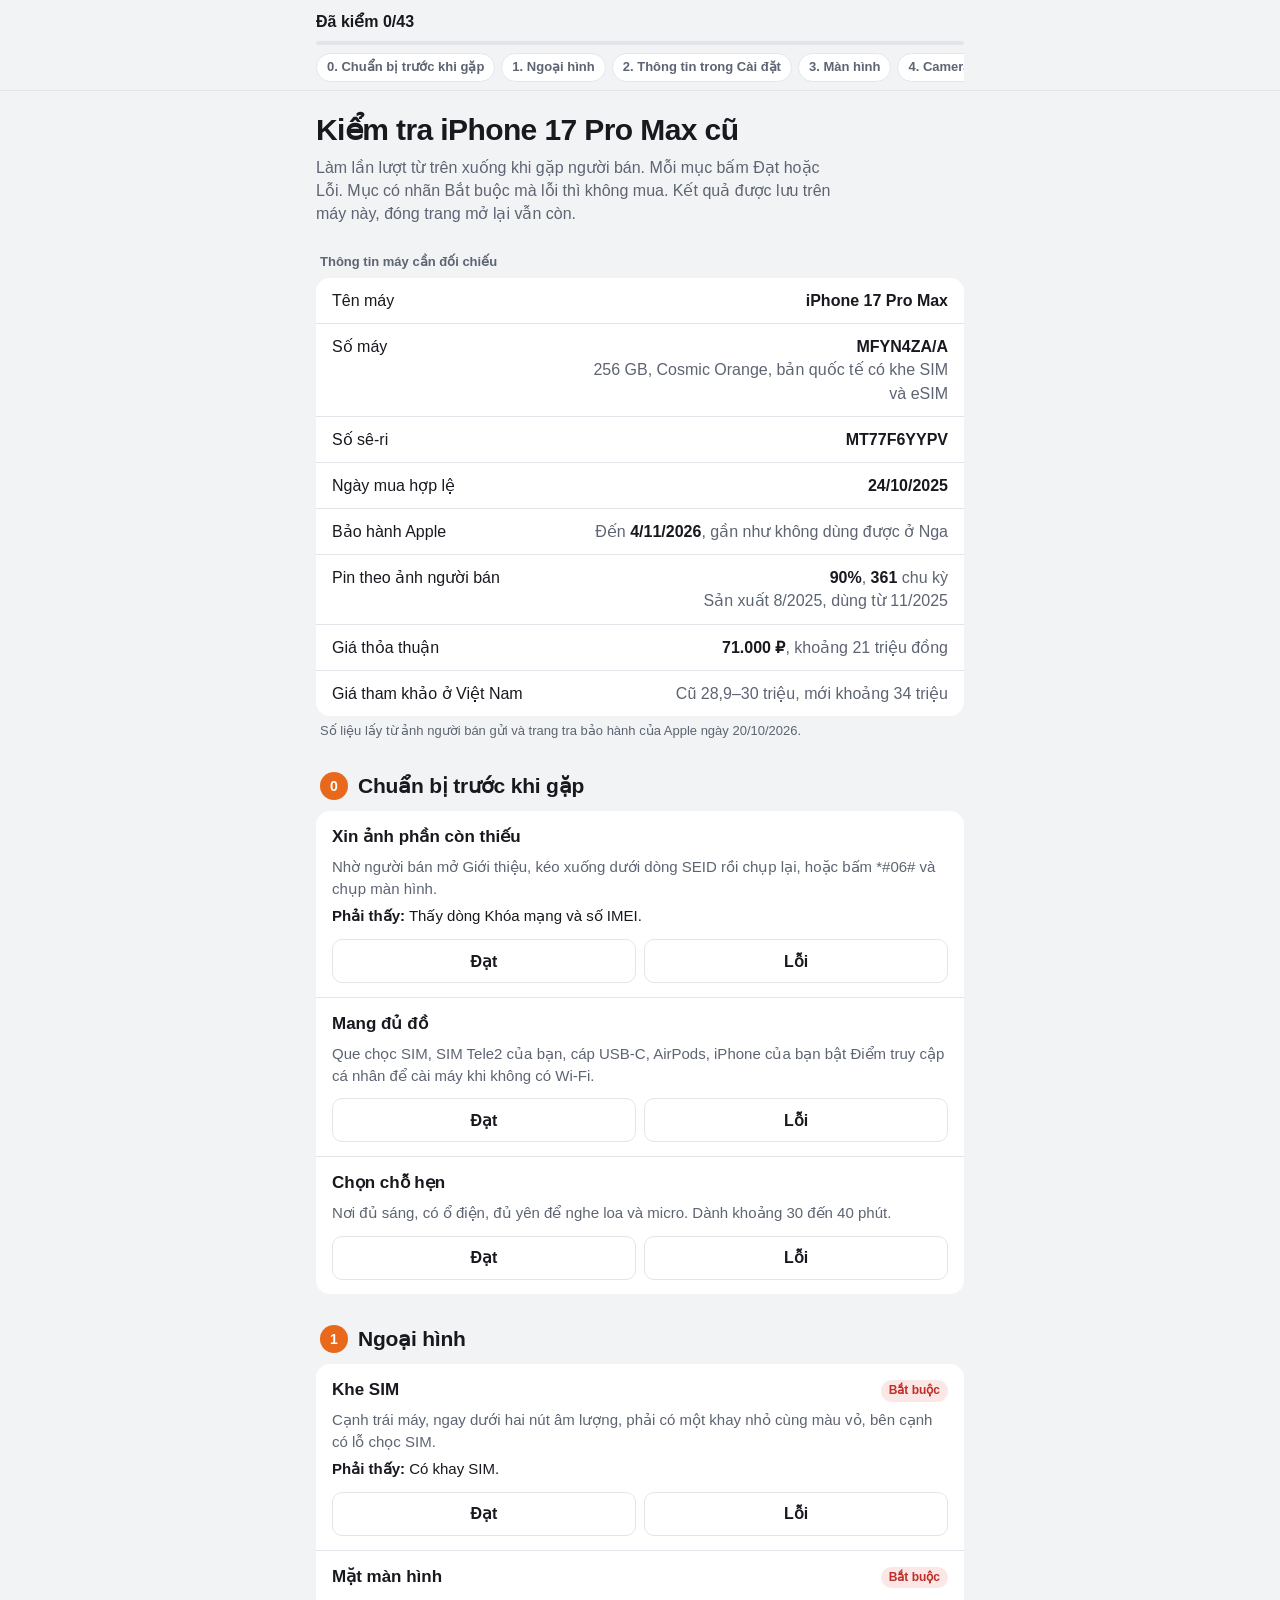
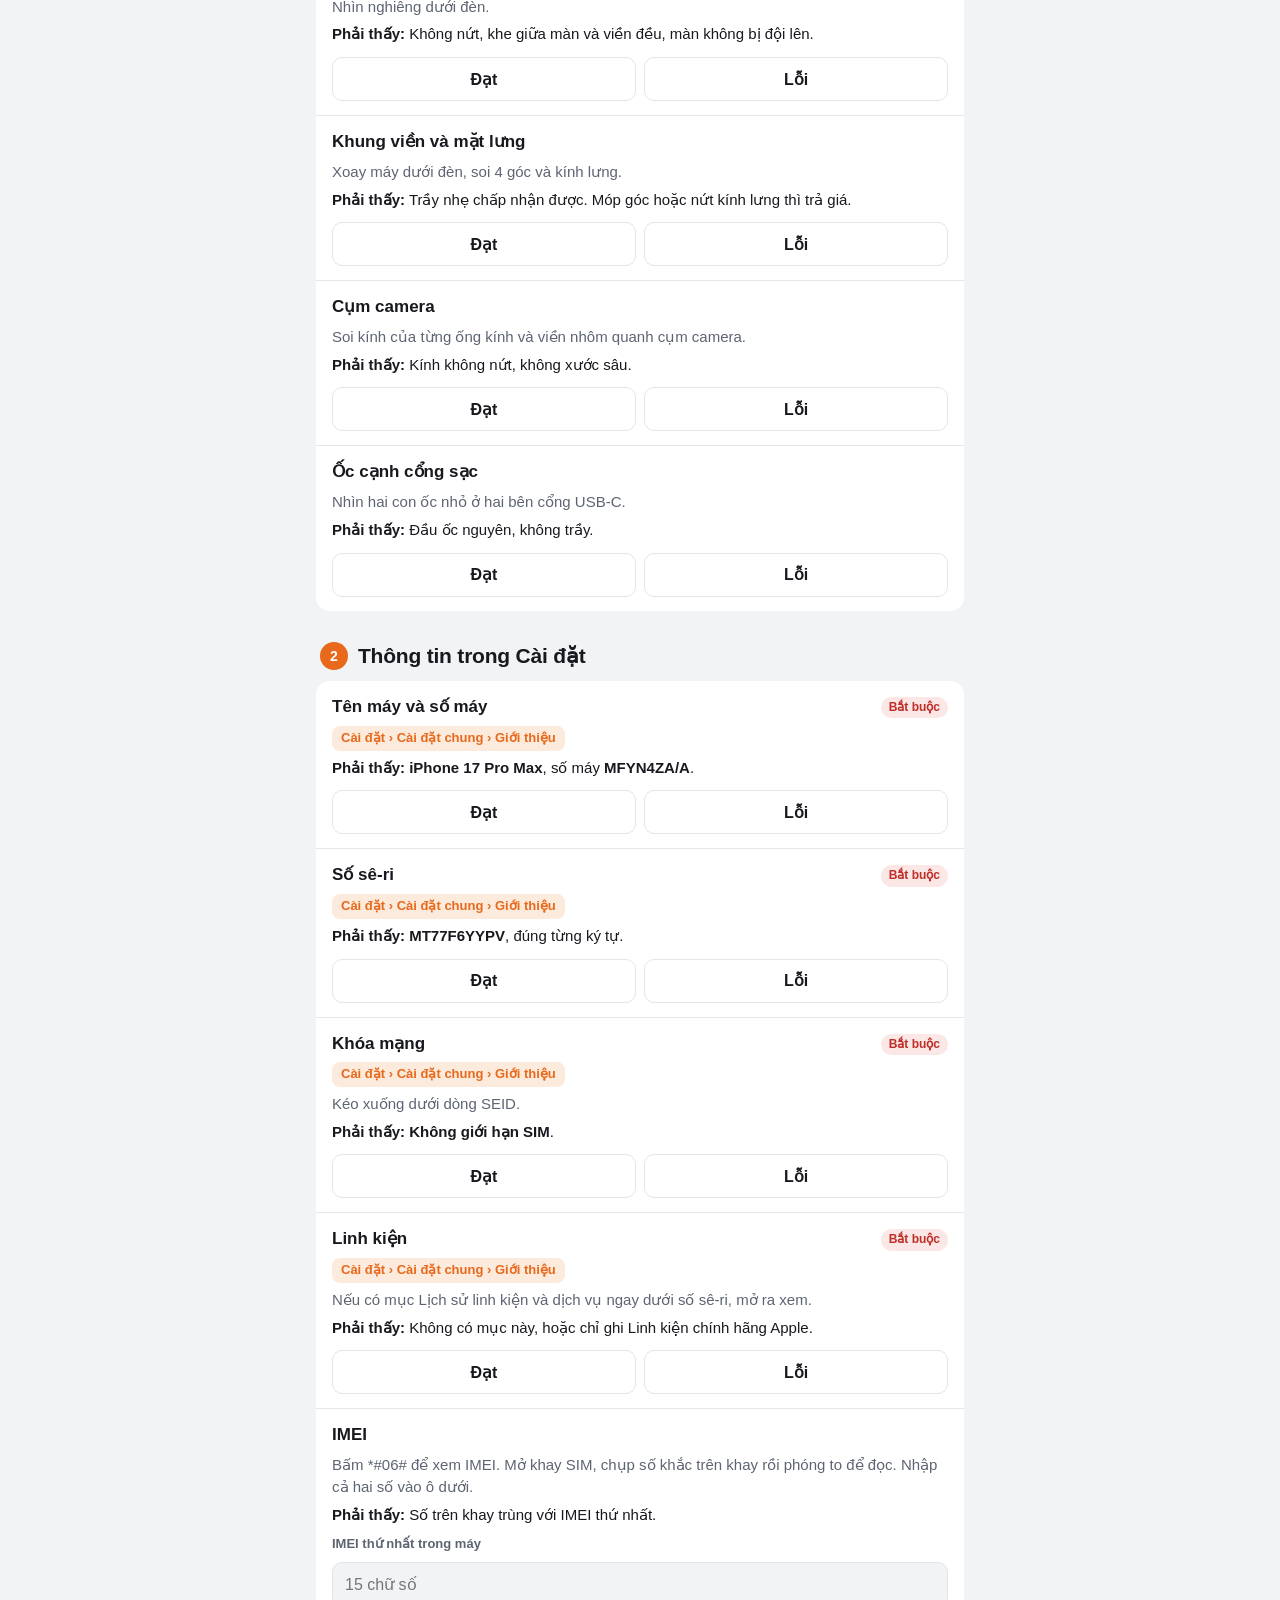
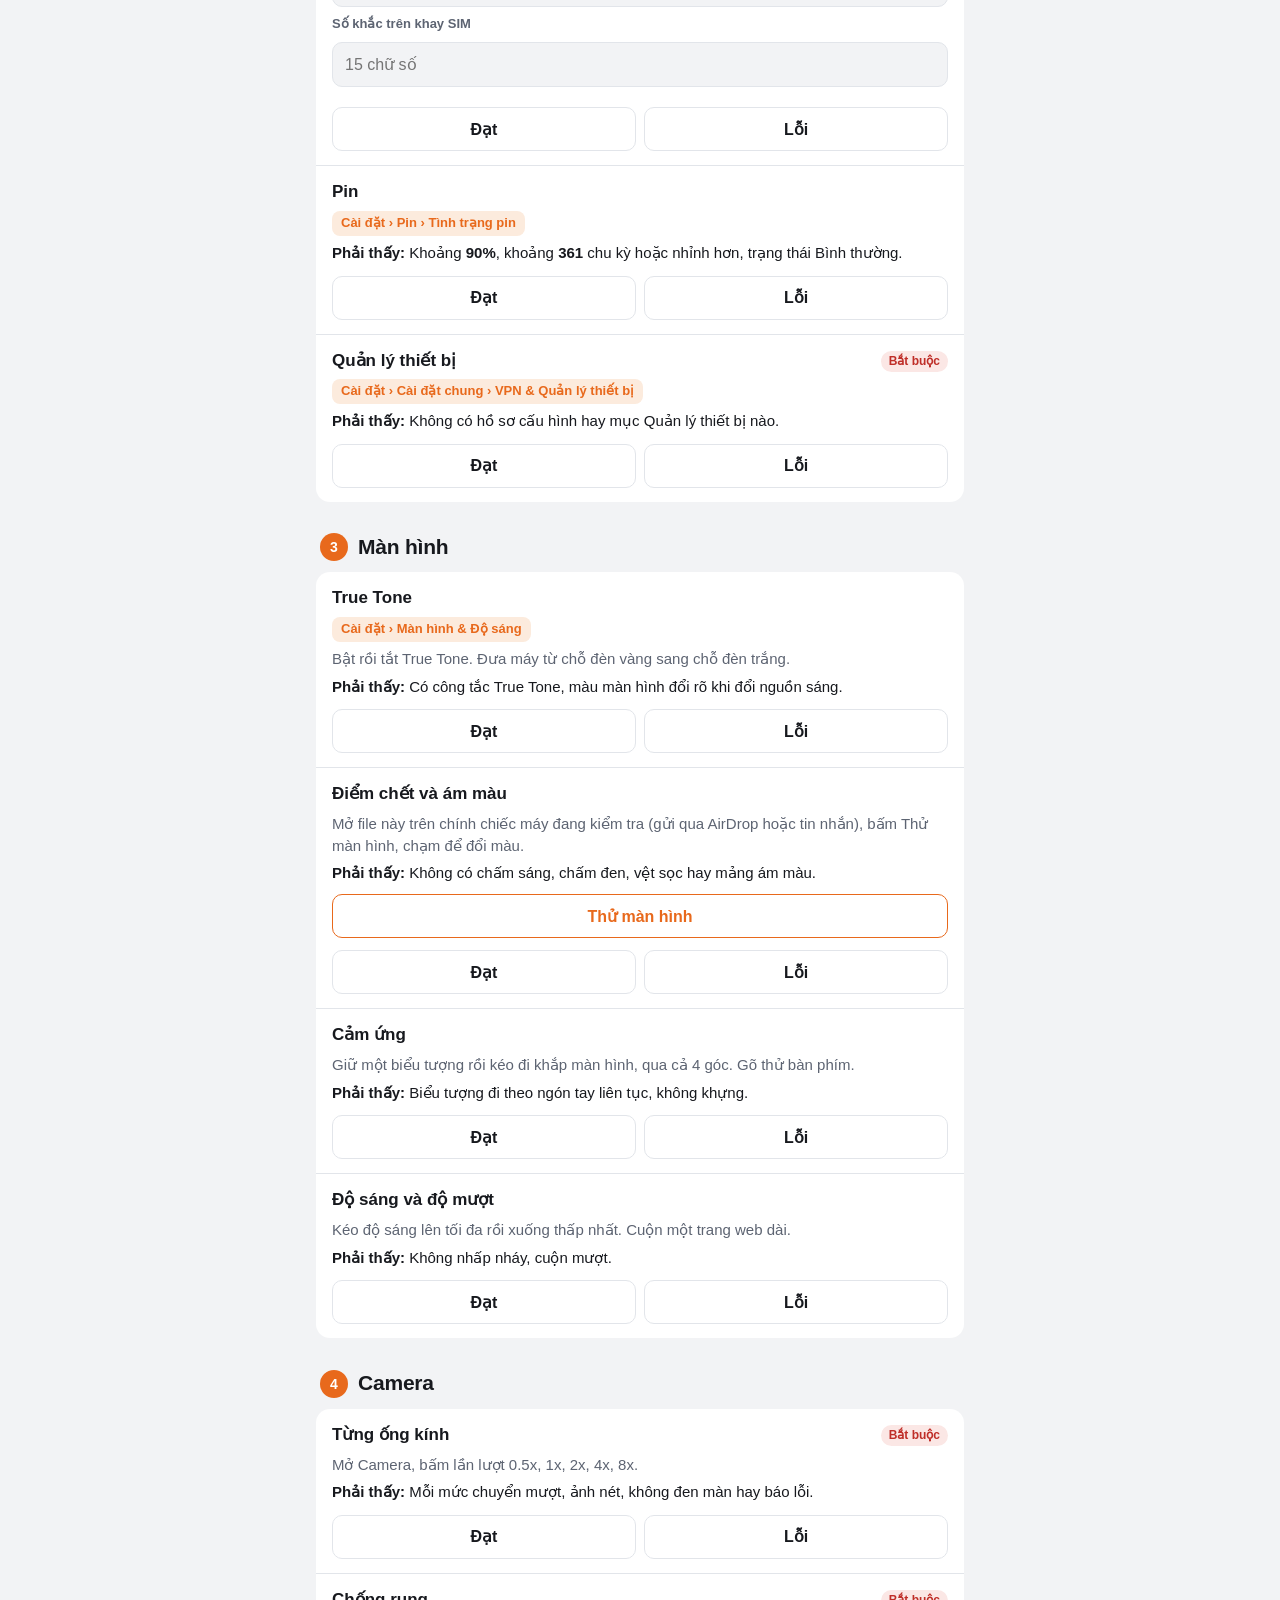
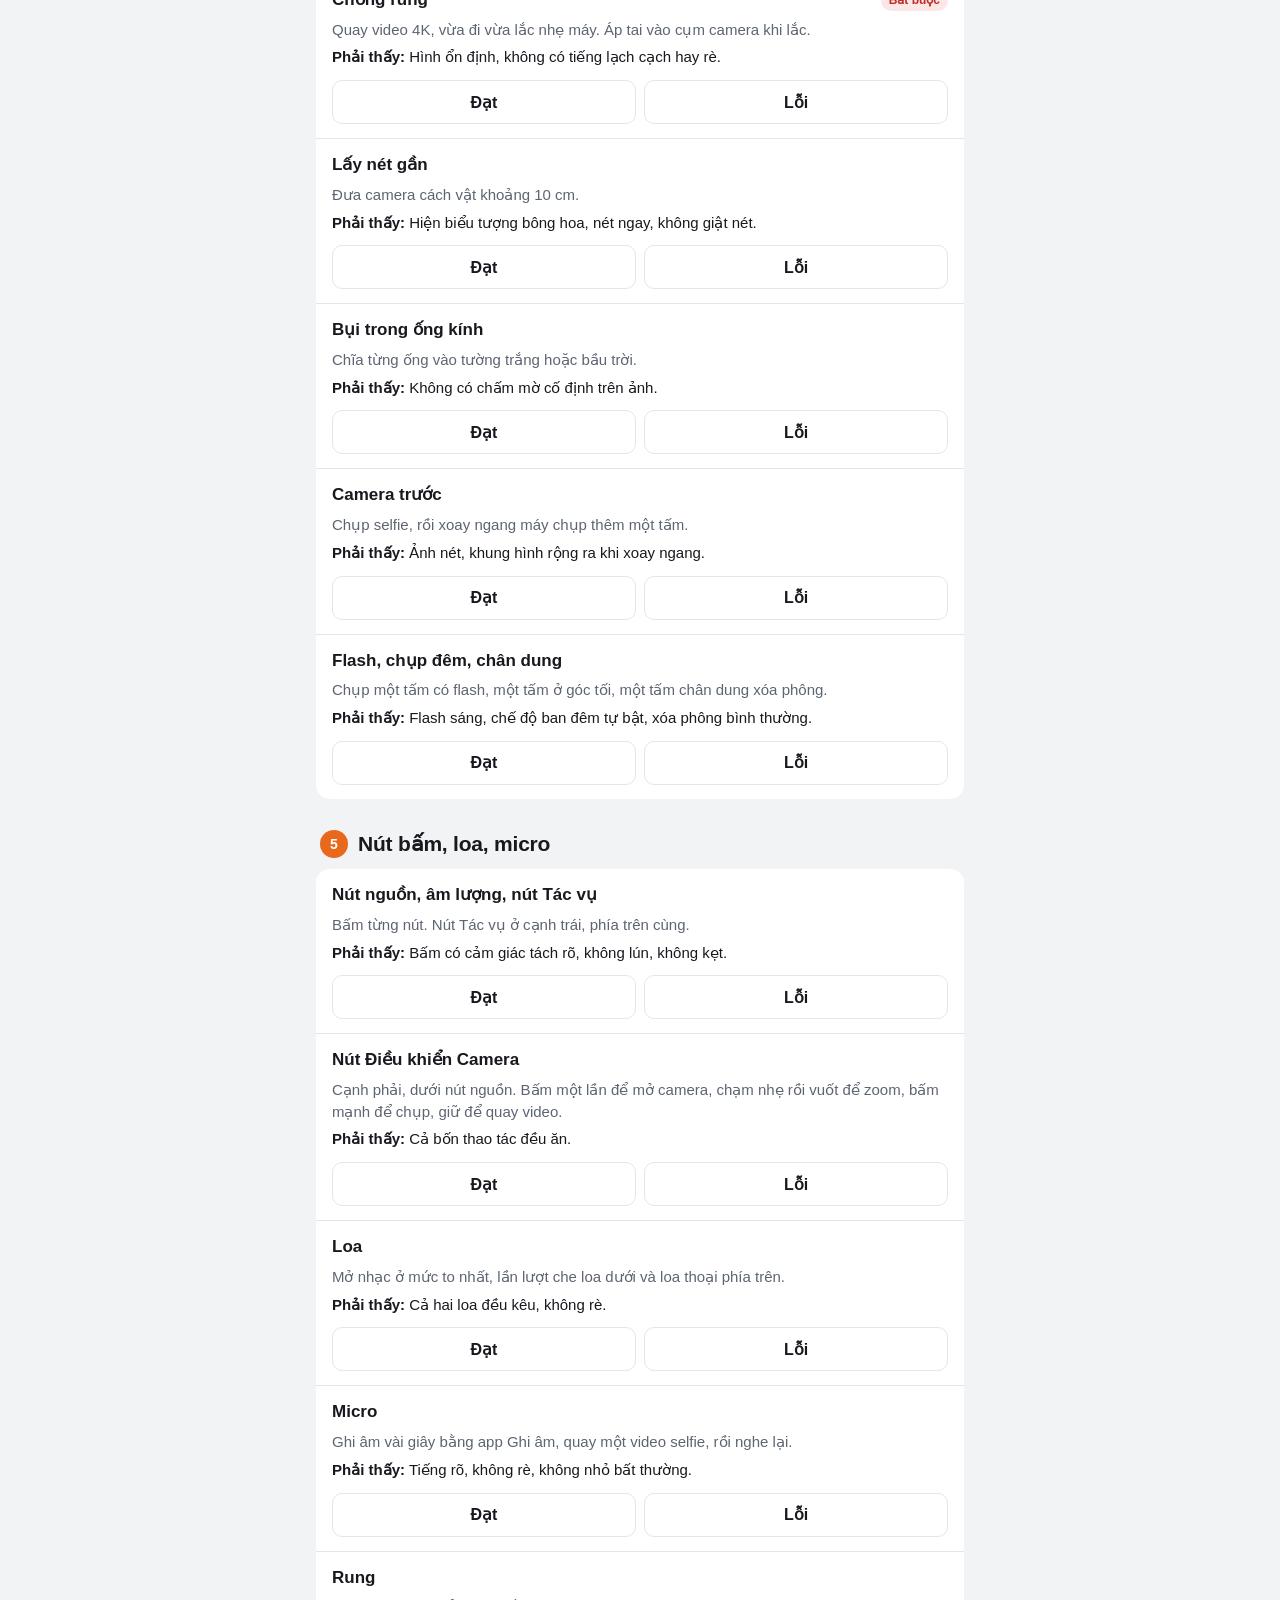
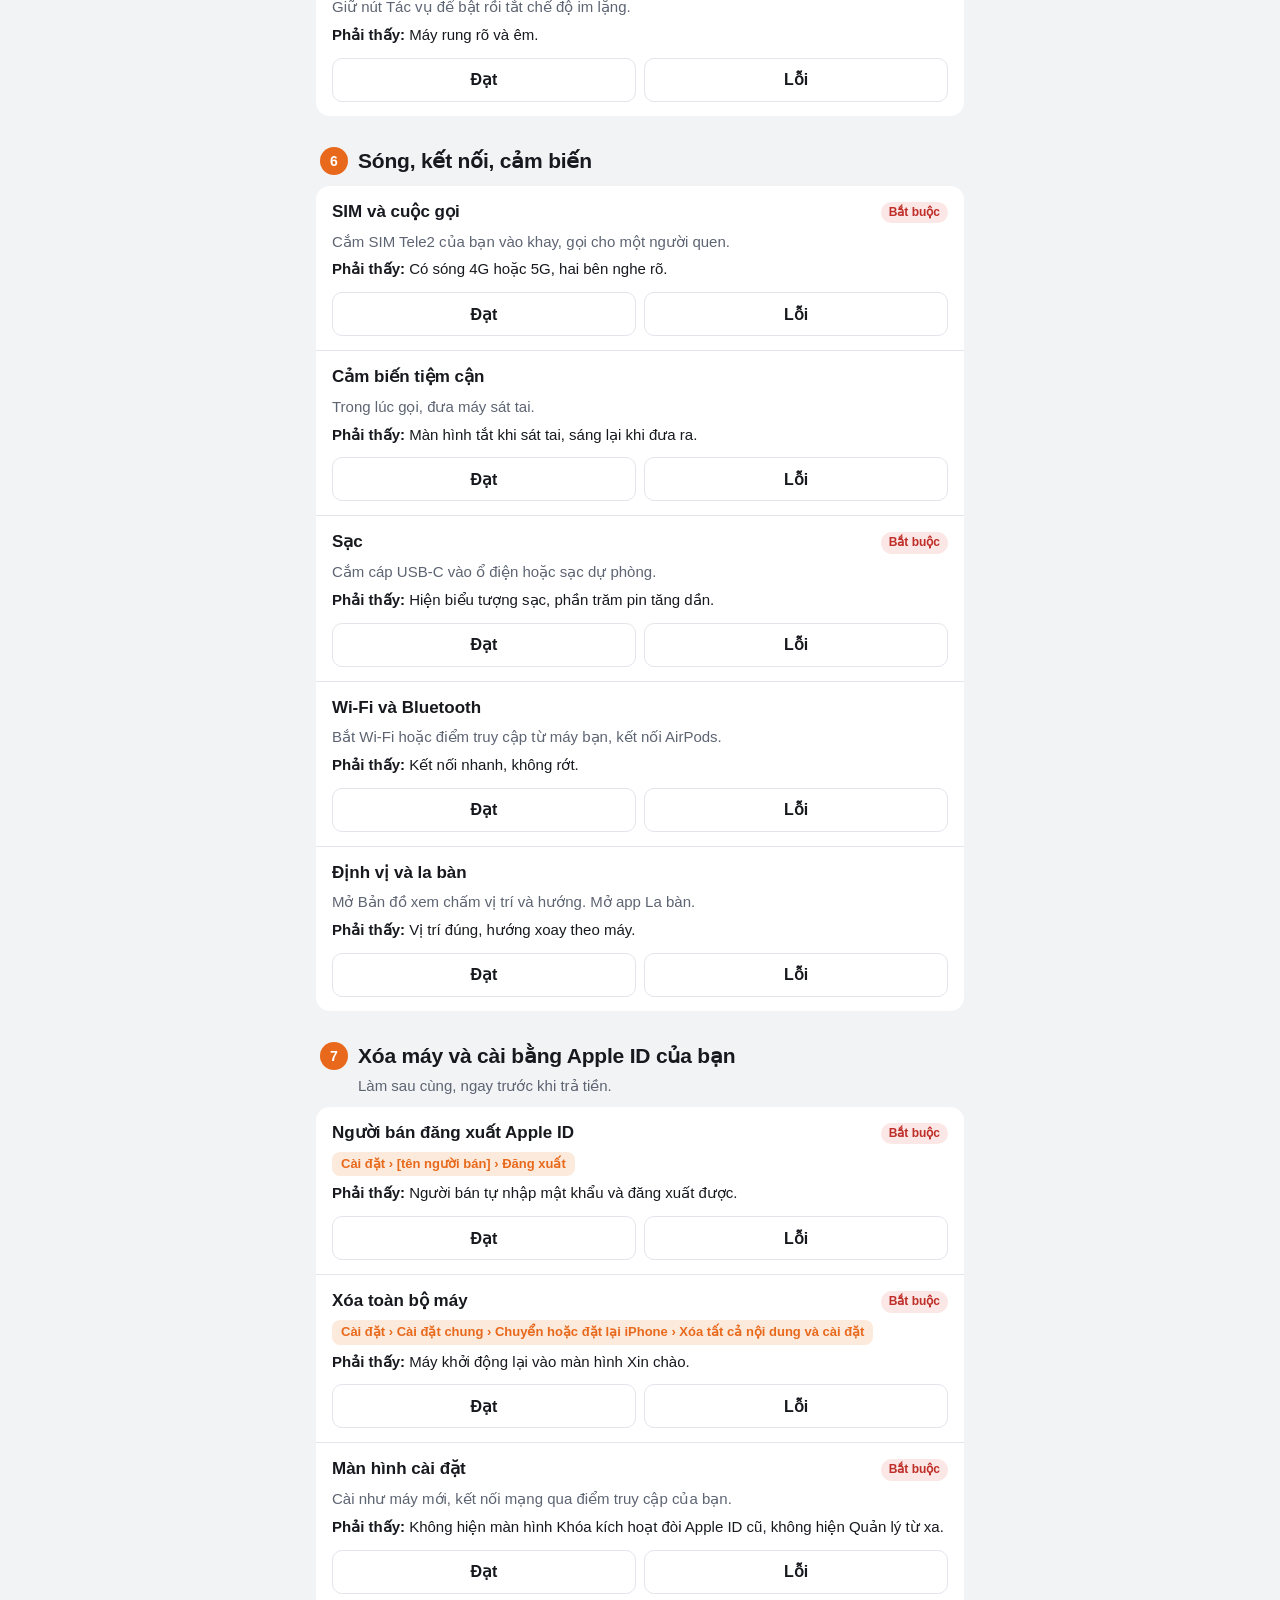
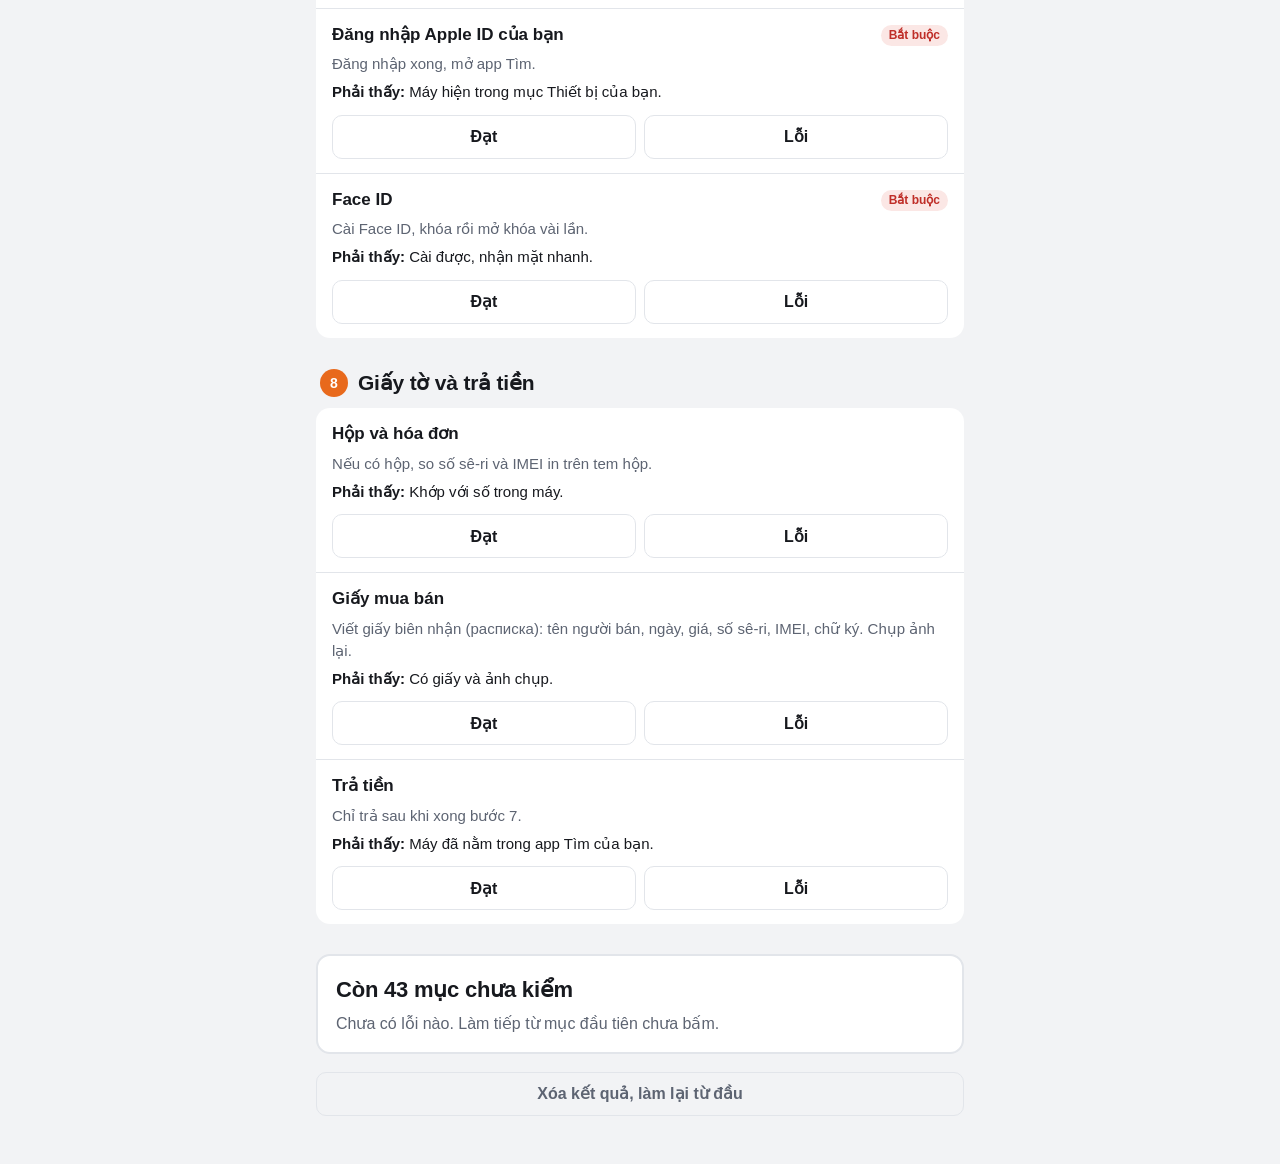
<file: kiem-tra-iphone-17-pro-max.html>
<!doctype html>
<html lang="vi">
<head>
<meta charset="utf-8">
<meta name="viewport" content="width=device-width, initial-scale=1, viewport-fit=cover">
<meta name="color-scheme" content="light dark">
<title>Kiểm tra iPhone 17 Pro Max</title>
<style>
:root{
  --bg:#F2F3F5; --card:#FFFFFF; --ink:#17191E; --muted:#5D6472; --line:#E2E5EA;
  --accent:#E8691C; --accent-ink:#FFFFFF; --accent-soft:#FCEBDD;
  --pass:#1D7F45; --pass-bg:#E3F3E9; --fail:#BF2E28; --fail-bg:#FBE7E5;
  --warn:#8A5A07; --warn-bg:#FBF0D9; --chip:#ECEEF2;
  --radius-lg:14px; --radius-sm:8px;
}
@media (prefers-color-scheme: dark){
  :root{
    --bg:#16181C; --card:#202329; --ink:#EEF0F3; --muted:#A3AAB6; --line:#30343C;
    --accent:#F07A2E; --accent-soft:#3A2516;
    --pass:#4CC07A; --pass-bg:#16301F; --fail:#F0675F; --fail-bg:#3A1A18;
    --warn:#E3B04F; --warn-bg:#352812; --chip:#2B2F36;
  }
}
*{box-sizing:border-box}
[hidden]{display:none !important}
html{-webkit-text-size-adjust:100%}
body{
  margin:0; background:var(--bg); color:var(--ink);
  font-family:-apple-system,BlinkMacSystemFont,"SF Pro Text","Segoe UI",Roboto,"Helvetica Neue",Arial,sans-serif;
  font-size:16px; line-height:1.45;
}
.wrap{max-width:680px; margin:0 auto; padding:0 16px 48px}
button{font:inherit; color:inherit}
button:focus-visible,input:focus-visible,a:focus-visible{outline:3px solid var(--accent); outline-offset:2px}

/* sticky progress */
.bar{position:sticky; top:0; z-index:10; background:color-mix(in srgb,var(--bg) 88%,transparent);
  -webkit-backdrop-filter:saturate(1.4) blur(12px); backdrop-filter:saturate(1.4) blur(12px);
  border-bottom:1px solid var(--line)}
.bar-inner{max-width:680px; margin:0 auto; padding:10px 16px 8px}
.bar-row{display:flex; align-items:center; gap:8px; flex-wrap:wrap}
.count{font-weight:600; font-variant-numeric:tabular-nums}
.chip{display:inline-flex; align-items:center; gap:4px; padding:2px 10px; border-radius:999px; font-size:13px; font-weight:600; background:var(--chip); color:var(--muted)}
.chip.fail{background:var(--fail-bg); color:var(--fail)}
.chip.warn{background:var(--warn-bg); color:var(--warn)}
.track{height:4px; border-radius:2px; background:var(--line); margin-top:8px; overflow:hidden}
.fill{height:100%; width:0; background:var(--accent); transition:width .25s ease}
.steps{display:flex; gap:6px; overflow-x:auto; padding-top:8px; scrollbar-width:none}
.steps::-webkit-scrollbar{display:none}
.steps a{flex:0 0 auto; text-decoration:none; color:var(--muted); font-size:13px; font-weight:600;
  padding:4px 10px; border-radius:999px; background:var(--card); border:1px solid var(--line)}
.steps a.done{color:var(--pass); border-color:color-mix(in srgb,var(--pass) 40%,var(--line))}
.steps a.bad{color:var(--fail); border-color:color-mix(in srgb,var(--fail) 45%,var(--line))}

/* header */
header{padding:22px 0 6px}
h1{font-size:30px; line-height:1.15; letter-spacing:-.02em; margin:0 0 8px; font-weight:750}
.lede{color:var(--muted); margin:0; max-width:60ch}

/* reference card styled like iOS Settings */
.group-title{font-size:13px; color:var(--muted); margin:22px 4px 6px; font-weight:600}
.list{background:var(--card); border-radius:var(--radius-lg); overflow:hidden}
.kv{display:flex; justify-content:space-between; gap:12px; padding:11px 16px; border-top:1px solid var(--line)}
.kv:first-child{border-top:0}
.kv span:first-child{color:var(--ink); flex:0 0 38%}
.kv span:last-child{color:var(--muted); text-align:right; flex:1}
.kv b{color:var(--ink); font-weight:600; font-variant-numeric:tabular-nums}
.foot{font-size:13px; color:var(--muted); margin:6px 4px 0}

/* sections */
section{scroll-margin-top:112px; margin-top:30px}
.sec-head{display:flex; align-items:center; gap:10px; margin:0 4px 4px}
.sec-num{flex:0 0 auto; width:28px; height:28px; border-radius:50%; display:grid; place-items:center;
  background:var(--accent); color:var(--accent-ink); font-weight:700; font-size:14px}
h2{font-size:21px; letter-spacing:-.01em; margin:0; font-weight:700}
.sec-intro{color:var(--muted); margin:2px 4px 10px 42px; font-size:15px}

.item{padding:14px 16px; border-top:1px solid var(--line); transition:background .2s ease}
.item:first-child{border-top:0}
.item.is-pass{background:color-mix(in srgb,var(--pass-bg) 55%,var(--card))}
.item.is-fail{background:var(--fail-bg)}
.item-top{display:flex; align-items:flex-start; gap:8px}
.item h3{font-size:17px; margin:0; font-weight:650; flex:1}
.must{flex:0 0 auto; font-size:12px; font-weight:700; color:var(--fail); background:var(--fail-bg);
  padding:2px 8px; border-radius:999px; margin-top:2px}
.item.is-fail .must{background:var(--card)}
.path{display:inline-block; margin:6px 0 0; font-size:13px; font-weight:600; color:var(--accent);
  background:var(--accent-soft); padding:3px 9px; border-radius:var(--radius-sm)}
.how{margin:6px 0 0; color:var(--muted); font-size:15px}
.expect{margin:6px 0 0; font-size:15px}
.expect b{font-weight:650}
.iffail{display:none; margin:8px 0 0; font-size:14px; color:var(--fail); font-weight:600}
.item.is-fail .iffail{display:block}
.btns{display:flex; gap:8px; margin-top:12px}
.btns button{flex:1; min-height:44px; border-radius:10px; border:1.5px solid var(--line);
  background:var(--card); font-weight:650; cursor:pointer}
.btns .b-pass[aria-pressed="true"]{background:var(--pass); border-color:var(--pass); color:var(--card)}
.btns .b-fail[aria-pressed="true"]{background:var(--fail); border-color:var(--fail); color:var(--card)}

/* tools inside items */
.tool{margin-top:10px; display:grid; gap:8px}
.tool label{font-size:13px; color:var(--muted); font-weight:600}
.tool input{width:100%; font:inherit; font-variant-numeric:tabular-nums; padding:10px 12px;
  border-radius:10px; border:1.5px solid var(--line); background:var(--bg); color:var(--ink)}
.match{font-size:14px; font-weight:650}
.match.ok{color:var(--pass)} .match.no{color:var(--fail)}
.ghost{min-height:44px; border-radius:10px; border:1.5px solid var(--accent); background:transparent;
  color:var(--accent); font-weight:650; cursor:pointer}

/* verdict */
.verdict{margin-top:30px; border-radius:var(--radius-lg); padding:18px 18px 16px; background:var(--card);
  border:2px solid var(--line)}
.verdict h2{font-size:22px}
.verdict p{margin:6px 0 0; color:var(--muted)}
.verdict ul{margin:10px 0 0; padding-left:20px}
.verdict li{margin:3px 0}
.verdict.no{border-color:var(--fail); background:var(--fail-bg)}
.verdict.no h2{color:var(--fail)}
.verdict.maybe{border-color:var(--warn); background:var(--warn-bg)}
.verdict.maybe h2{color:var(--warn)}
.verdict.yes{border-color:var(--pass); background:var(--pass-bg)}
.verdict.yes h2{color:var(--pass)}
.reset{margin-top:18px; width:100%; min-height:44px; border-radius:10px; border:1.5px solid var(--line);
  background:transparent; color:var(--muted); font-weight:600; cursor:pointer}

/* screen test overlay */
#screen{position:fixed; inset:0; z-index:100; display:none; cursor:pointer}
#screen.on{display:block}
#screen .hint{position:absolute; left:50%; bottom:calc(28px + env(safe-area-inset-bottom)); transform:translateX(-50%);
  background:rgba(0,0,0,.6); color:#fff; font-size:14px; padding:6px 12px; border-radius:999px;
  transition:opacity .4s ease}
#screen .hint.hide{opacity:0}

@media (prefers-reduced-motion: reduce){ *{transition:none !important} }
</style>
</head>
<body>

<div class="bar" role="status" aria-live="polite">
  <div class="bar-inner">
    <div class="bar-row">
      <span class="count" id="count">Đã kiểm 0/0</span>
      <span class="chip fail" id="chipCrit" hidden>Lỗi bắt buộc: 0</span>
      <span class="chip warn" id="chipOther" hidden>Lỗi khác: 0</span>
    </div>
    <div class="track"><div class="fill" id="fill"></div></div>
    <nav class="steps" id="steps" aria-label="Các bước"></nav>
  </div>
</div>

<div class="wrap">
  <header>
    <h1>Kiểm tra iPhone 17 Pro Max cũ</h1>
    <p class="lede">Làm lần lượt từ trên xuống khi gặp người bán. Mỗi mục bấm Đạt hoặc Lỗi. Mục có nhãn Bắt buộc mà lỗi thì không mua. Kết quả được lưu trên máy này, đóng trang mở lại vẫn còn.</p>
  </header>

  <div class="group-title">Thông tin máy cần đối chiếu</div>
  <div class="list">
    <div class="kv"><span>Tên máy</span><span><b>iPhone 17 Pro Max</b></span></div>
    <div class="kv"><span>Số máy</span><span><b>MFYN4ZA/A</b><br>256 GB, Cosmic Orange, bản quốc tế có khe SIM và eSIM</span></div>
    <div class="kv"><span>Số sê-ri</span><span><b>MT77F6YYPV</b></span></div>
    <div class="kv"><span>Ngày mua hợp lệ</span><span><b>24/10/2025</b></span></div>
    <div class="kv"><span>Bảo hành Apple</span><span>Đến <b>4/11/2026</b>, gần như không dùng được ở Nga</span></div>
    <div class="kv"><span>Pin theo ảnh người bán</span><span><b>90%</b>, <b>361</b> chu kỳ<br>Sản xuất 8/2025, dùng từ 11/2025</span></div>
    <div class="kv"><span>Giá thỏa thuận</span><span><b>71.000 ₽</b>, khoảng 21 triệu đồng</span></div>
    <div class="kv"><span>Giá tham khảo ở Việt Nam</span><span>Cũ 28,9–30 triệu, mới khoảng 34 triệu</span></div>
  </div>
  <p class="foot">Số liệu lấy từ ảnh người bán gửi và trang tra bảo hành của Apple ngày 20/10/2026.</p>

  <main id="sections"></main>

  <div class="verdict" id="verdict" aria-live="polite"></div>
  <button class="reset" id="reset" type="button">Xóa kết quả, làm lại từ đầu</button>
</div>

<div id="screen" role="dialog" aria-label="Thử màn hình"><div class="hint" id="screenHint"></div></div>

<script>
(function(){
  var SECTIONS = [
    { id:"s0", title:"Chuẩn bị trước khi gặp", items:[
      { id:"p1", t:"Xin ảnh phần còn thiếu",
        how:"Nhờ người bán mở Giới thiệu, kéo xuống dưới dòng SEID rồi chụp lại, hoặc bấm *#06# và chụp màn hình.",
        expect:"Thấy dòng Khóa mạng và số IMEI." },
      { id:"p2", t:"Mang đủ đồ",
        how:"Que chọc SIM, SIM Tele2 của bạn, cáp USB-C, AirPods, iPhone của bạn bật Điểm truy cập cá nhân để cài máy khi không có Wi-Fi." },
      { id:"p3", t:"Chọn chỗ hẹn",
        how:"Nơi đủ sáng, có ổ điện, đủ yên để nghe loa và micro. Dành khoảng 30 đến 40 phút." }
    ]},
    { id:"s1", title:"Ngoại hình", items:[
      { id:"a1", t:"Khe SIM", crit:true,
        how:"Cạnh trái máy, ngay dưới hai nút âm lượng, phải có một khay nhỏ cùng màu vỏ, bên cạnh có lỗ chọc SIM.",
        expect:"Có khay SIM.",
        fail:"Không có khay: phần cứng không khớp với số máy ZA/A. Không mua." },
      { id:"a2", t:"Mặt màn hình", crit:true,
        how:"Nhìn nghiêng dưới đèn.",
        expect:"Không nứt, khe giữa màn và viền đều, màn không bị đội lên.",
        fail:"Màn đội lên thường do pin phồng. Không mua." },
      { id:"a3", t:"Khung viền và mặt lưng",
        how:"Xoay máy dưới đèn, soi 4 góc và kính lưng.",
        expect:"Trầy nhẹ chấp nhận được. Móp góc hoặc nứt kính lưng thì trả giá." },
      { id:"a4", t:"Cụm camera",
        how:"Soi kính của từng ống kính và viền nhôm quanh cụm camera.",
        expect:"Kính không nứt, không xước sâu." },
      { id:"a5", t:"Ốc cạnh cổng sạc",
        how:"Nhìn hai con ốc nhỏ ở hai bên cổng USB-C.",
        expect:"Đầu ốc nguyên, không trầy.",
        fail:"Ốc trầy là dấu hiệu máy từng bị mở. Soi kỹ mục Linh kiện." }
    ]},
    { id:"s2", title:"Thông tin trong Cài đặt", items:[
      { id:"b1", t:"Tên máy và số máy", crit:true, path:"Cài đặt › Cài đặt chung › Giới thiệu",
        expect:"<b>iPhone 17 Pro Max</b>, số máy <b>MFYN4ZA/A</b>.",
        fail:"Không khớp: không phải máy đã hỏi. Không mua." },
      { id:"b2", t:"Số sê-ri", crit:true, path:"Cài đặt › Cài đặt chung › Giới thiệu",
        expect:"<b>MT77F6YYPV</b>, đúng từng ký tự.",
        fail:"Khác số đã tra trên trang Apple: không phải máy đã hỏi. Không mua." },
      { id:"b3", t:"Khóa mạng", crit:true, path:"Cài đặt › Cài đặt chung › Giới thiệu",
        how:"Kéo xuống dưới dòng SEID.",
        expect:"<b>Không giới hạn SIM</b>.",
        fail:"Hiện tên nhà mạng hoặc dòng khác: máy bị khóa mạng. Không mua." },
      { id:"b4", t:"Linh kiện", crit:true, path:"Cài đặt › Cài đặt chung › Giới thiệu",
        how:"Nếu có mục Lịch sử linh kiện và dịch vụ ngay dưới số sê-ri, mở ra xem.",
        expect:"Không có mục này, hoặc chỉ ghi Linh kiện chính hãng Apple.",
        fail:"Có Linh kiện không xác định: máy đã thay đồ không chính hãng. Không mua." },
      { id:"b5", t:"IMEI", tool:"imei",
        how:"Bấm *#06# để xem IMEI. Mở khay SIM, chụp số khắc trên khay rồi phóng to để đọc. Nhập cả hai số vào ô dưới.",
        expect:"Số trên khay trùng với IMEI thứ nhất.",
        fail:"Không trùng: có thể chỉ thay khay, nhưng máy đã qua sửa chữa. Soi kỹ các mục khác." },
      { id:"b6", t:"Pin", path:"Cài đặt › Pin › Tình trạng pin",
        expect:"Khoảng <b>90%</b>, khoảng <b>361</b> chu kỳ hoặc nhỉnh hơn, trạng thái Bình thường.",
        fail:"Thấp hơn nhiều hoặc báo Bảo trì: trả giá." },
      { id:"b7", t:"Quản lý thiết bị", crit:true, path:"Cài đặt › Cài đặt chung › VPN & Quản lý thiết bị",
        expect:"Không có hồ sơ cấu hình hay mục Quản lý thiết bị nào.",
        fail:"Có hồ sơ quản lý: máy của công ty hoặc trường học, có thể bị khóa từ xa. Không mua." }
    ]},
    { id:"s3", title:"Màn hình", items:[
      { id:"c1", t:"True Tone", path:"Cài đặt › Màn hình & Độ sáng",
        how:"Bật rồi tắt True Tone. Đưa máy từ chỗ đèn vàng sang chỗ đèn trắng.",
        expect:"Có công tắc True Tone, màu màn hình đổi rõ khi đổi nguồn sáng.",
        fail:"Mất True Tone: nhiều khả năng đã thay màn. Trả giá mạnh hoặc bỏ." },
      { id:"c2", t:"Điểm chết và ám màu", tool:"screen",
        how:"Mở file này trên chính chiếc máy đang kiểm tra (gửi qua AirDrop hoặc tin nhắn), bấm Thử màn hình, chạm để đổi màu.",
        expect:"Không có chấm sáng, chấm đen, vệt sọc hay mảng ám màu." },
      { id:"c3", t:"Cảm ứng",
        how:"Giữ một biểu tượng rồi kéo đi khắp màn hình, qua cả 4 góc. Gõ thử bàn phím.",
        expect:"Biểu tượng đi theo ngón tay liên tục, không khựng." },
      { id:"c4", t:"Độ sáng và độ mượt",
        how:"Kéo độ sáng lên tối đa rồi xuống thấp nhất. Cuộn một trang web dài.",
        expect:"Không nhấp nháy, cuộn mượt." }
    ]},
    { id:"s4", title:"Camera", items:[
      { id:"d1", t:"Từng ống kính", crit:true,
        how:"Mở Camera, bấm lần lượt 0.5x, 1x, 2x, 4x, 8x.",
        expect:"Mỗi mức chuyển mượt, ảnh nét, không đen màn hay báo lỗi.",
        fail:"Một ống kính không lên hình: hỏng camera. Không mua." },
      { id:"d2", t:"Chống rung", crit:true,
        how:"Quay video 4K, vừa đi vừa lắc nhẹ máy. Áp tai vào cụm camera khi lắc.",
        expect:"Hình ổn định, không có tiếng lạch cạch hay rè.",
        fail:"Hình rung giật hoặc có tiếng lạch cạch: hỏng bộ chống rung. Không mua." },
      { id:"d3", t:"Lấy nét gần",
        how:"Đưa camera cách vật khoảng 10 cm.",
        expect:"Hiện biểu tượng bông hoa, nét ngay, không giật nét." },
      { id:"d4", t:"Bụi trong ống kính",
        how:"Chĩa từng ống vào tường trắng hoặc bầu trời.",
        expect:"Không có chấm mờ cố định trên ảnh." },
      { id:"d5", t:"Camera trước",
        how:"Chụp selfie, rồi xoay ngang máy chụp thêm một tấm.",
        expect:"Ảnh nét, khung hình rộng ra khi xoay ngang." },
      { id:"d6", t:"Flash, chụp đêm, chân dung",
        how:"Chụp một tấm có flash, một tấm ở góc tối, một tấm chân dung xóa phông.",
        expect:"Flash sáng, chế độ ban đêm tự bật, xóa phông bình thường." }
    ]},
    { id:"s5", title:"Nút bấm, loa, micro", items:[
      { id:"e1", t:"Nút nguồn, âm lượng, nút Tác vụ",
        how:"Bấm từng nút. Nút Tác vụ ở cạnh trái, phía trên cùng.",
        expect:"Bấm có cảm giác tách rõ, không lún, không kẹt." },
      { id:"e2", t:"Nút Điều khiển Camera",
        how:"Cạnh phải, dưới nút nguồn. Bấm một lần để mở camera, chạm nhẹ rồi vuốt để zoom, bấm mạnh để chụp, giữ để quay video.",
        expect:"Cả bốn thao tác đều ăn.",
        fail:"Nút lỗi tốn tiền sửa: trả giá mạnh hoặc bỏ." },
      { id:"e3", t:"Loa",
        how:"Mở nhạc ở mức to nhất, lần lượt che loa dưới và loa thoại phía trên.",
        expect:"Cả hai loa đều kêu, không rè." },
      { id:"e4", t:"Micro",
        how:"Ghi âm vài giây bằng app Ghi âm, quay một video selfie, rồi nghe lại.",
        expect:"Tiếng rõ, không rè, không nhỏ bất thường." },
      { id:"e5", t:"Rung",
        how:"Giữ nút Tác vụ để bật rồi tắt chế độ im lặng.",
        expect:"Máy rung rõ và êm." }
    ]},
    { id:"s6", title:"Sóng, kết nối, cảm biến", items:[
      { id:"f1", t:"SIM và cuộc gọi", crit:true,
        how:"Cắm SIM Tele2 của bạn vào khay, gọi cho một người quen.",
        expect:"Có sóng 4G hoặc 5G, hai bên nghe rõ.",
        fail:"Không nhận SIM hoặc không gọi được. Không mua." },
      { id:"f2", t:"Cảm biến tiệm cận",
        how:"Trong lúc gọi, đưa máy sát tai.",
        expect:"Màn hình tắt khi sát tai, sáng lại khi đưa ra." },
      { id:"f3", t:"Sạc", crit:true,
        how:"Cắm cáp USB-C vào ổ điện hoặc sạc dự phòng.",
        expect:"Hiện biểu tượng sạc, phần trăm pin tăng dần.",
        fail:"Không nhận sạc. Không mua." },
      { id:"f4", t:"Wi-Fi và Bluetooth",
        how:"Bắt Wi-Fi hoặc điểm truy cập từ máy bạn, kết nối AirPods.",
        expect:"Kết nối nhanh, không rớt." },
      { id:"f5", t:"Định vị và la bàn",
        how:"Mở Bản đồ xem chấm vị trí và hướng. Mở app La bàn.",
        expect:"Vị trí đúng, hướng xoay theo máy." }
    ]},
    { id:"s7", title:"Xóa máy và cài bằng Apple ID của bạn", intro:"Làm sau cùng, ngay trước khi trả tiền.", items:[
      { id:"g1", t:"Người bán đăng xuất Apple ID", crit:true, path:"Cài đặt › [tên người bán] › Đăng xuất",
        expect:"Người bán tự nhập mật khẩu và đăng xuất được.",
        fail:"Không đăng xuất được hoặc kêu quên mật khẩu. Không mua." },
      { id:"g2", t:"Xóa toàn bộ máy", crit:true, path:"Cài đặt › Cài đặt chung › Chuyển hoặc đặt lại iPhone › Xóa tất cả nội dung và cài đặt",
        expect:"Máy khởi động lại vào màn hình Xin chào." },
      { id:"g3", t:"Màn hình cài đặt", crit:true,
        how:"Cài như máy mới, kết nối mạng qua điểm truy cập của bạn.",
        expect:"Không hiện màn hình Khóa kích hoạt đòi Apple ID cũ, không hiện Quản lý từ xa.",
        fail:"Máy còn khóa kích hoạt hoặc bị quản lý từ xa. Không mua." },
      { id:"g4", t:"Đăng nhập Apple ID của bạn", crit:true,
        how:"Đăng nhập xong, mở app Tìm.",
        expect:"Máy hiện trong mục Thiết bị của bạn." },
      { id:"g5", t:"Face ID", crit:true,
        how:"Cài Face ID, khóa rồi mở khóa vài lần.",
        expect:"Cài được, nhận mặt nhanh.",
        fail:"Báo không cài được Face ID: hỏng cụm camera trước. Không mua." }
    ]},
    { id:"s8", title:"Giấy tờ và trả tiền", items:[
      { id:"h1", t:"Hộp và hóa đơn",
        how:"Nếu có hộp, so số sê-ri và IMEI in trên tem hộp.",
        expect:"Khớp với số trong máy." },
      { id:"h2", t:"Giấy mua bán",
        how:"Viết giấy biên nhận (расписка): tên người bán, ngày, giá, số sê-ri, IMEI, chữ ký. Chụp ảnh lại.",
        expect:"Có giấy và ảnh chụp." },
      { id:"h3", t:"Trả tiền",
        how:"Chỉ trả sau khi xong bước 7.",
        expect:"Máy đã nằm trong app Tìm của bạn." }
    ]}
  ];

  var KEY = "ip17pm-checklist-v1";
  var state = { r:{}, imei1:"", imei2:"" };
  try { var saved = JSON.parse(localStorage.getItem(KEY) || "null"); if (saved && saved.r) state = saved; } catch(e) {}
  function save(){ try { localStorage.setItem(KEY, JSON.stringify(state)); } catch(e) {} }

  var all = [];
  SECTIONS.forEach(function(s){ s.items.forEach(function(it){ it.sec = s; all.push(it); }); });

  function esc(s){ return String(s).replace(/[&<>"]/g, function(c){ return {"&":"&amp;","<":"&lt;",">":"&gt;","\"":"&quot;"}[c]; }); }

  // render sections
  var main = document.getElementById("sections");
  var nav = document.getElementById("steps");
  var html = "", navHtml = "";
  SECTIONS.forEach(function(s, i){
    navHtml += '<a href="#'+s.id+'" data-sec="'+s.id+'">'+i+'. '+esc(s.title)+'</a>';
    html += '<section id="'+s.id+'"><div class="sec-head"><span class="sec-num">'+i+'</span><h2>'+esc(s.title)+'</h2></div>';
    if (s.intro) html += '<p class="sec-intro">'+esc(s.intro)+'</p>';
    html += '<div class="list" style="margin-top:10px">';
    s.items.forEach(function(it){
      html += '<div class="item" id="it-'+it.id+'" data-id="'+it.id+'">';
      html += '<div class="item-top"><h3>'+esc(it.t)+'</h3>'+(it.crit?'<span class="must">Bắt buộc</span>':'')+'</div>';
      if (it.path) html += '<span class="path">'+esc(it.path)+'</span>';
      if (it.how) html += '<p class="how">'+esc(it.how)+'</p>';
      if (it.expect) html += '<p class="expect"><b>Phải thấy:</b> '+it.expect+'</p>';
      if (it.tool === "imei") {
        html += '<div class="tool">'
          + '<label for="imei1">IMEI thứ nhất trong máy</label><input id="imei1" inputmode="numeric" autocomplete="off" placeholder="15 chữ số">'
          + '<label for="imei2">Số khắc trên khay SIM</label><input id="imei2" inputmode="numeric" autocomplete="off" placeholder="15 chữ số">'
          + '<div class="match" id="imeiMatch"></div></div>';
      }
      if (it.tool === "screen") {
        html += '<div class="tool"><button class="ghost" type="button" id="screenBtn">Thử màn hình</button></div>';
      }
      if (it.fail) html += '<p class="iffail">'+esc(it.fail)+'</p>';
      else if (it.crit) html += '<p class="iffail">Lỗi ở mục bắt buộc. Không mua.</p>';
      html += '<div class="btns"><button type="button" class="b-pass" data-v="pass" aria-pressed="false">Đạt</button>'
            + '<button type="button" class="b-fail" data-v="fail" aria-pressed="false">Lỗi</button></div>';
      html += '</div>';
    });
    html += '</div></section>';
  });
  main.innerHTML = html;
  nav.innerHTML = navHtml;

  main.addEventListener("click", function(e){
    var b = e.target.closest(".btns button"); if (!b) return;
    var id = b.closest(".item").getAttribute("data-id");
    var v = b.getAttribute("data-v");
    if (state.r[id] === v) delete state.r[id]; else state.r[id] = v;
    save(); update();
  });

  // IMEI compare
  var i1 = document.getElementById("imei1"), i2 = document.getElementById("imei2"), im = document.getElementById("imeiMatch");
  function digits(s){ return (s||"").replace(/\D/g,""); }
  function imeiCheck(){
    var a = digits(i1.value), b = digits(i2.value);
    state.imei1 = i1.value; state.imei2 = i2.value; save();
    if (!a || !b) { im.textContent = ""; im.className = "match"; return; }
    if (a === b) { im.textContent = "Hai số khớp nhau."; im.className = "match ok"; }
    else { im.textContent = "Hai số không khớp. Kiểm tra lại từng chữ số."; im.className = "match no"; }
  }
  if (i1 && i2) { i1.value = state.imei1 || ""; i2.value = state.imei2 || ""; i1.addEventListener("input", imeiCheck); i2.addEventListener("input", imeiCheck); imeiCheck(); }

  // screen test
  var COLORS = [["#FFFFFF","Trắng"],["#000000","Đen"],["#FF0000","Đỏ"],["#00FF00","Xanh lá"],["#0000FF","Xanh dương"],["#808080","Xám"]];
  var scr = document.getElementById("screen"), hint = document.getElementById("screenHint"), ci = 0, ht;
  function showColor(){
    scr.style.background = COLORS[ci][0];
    hint.textContent = COLORS[ci][1] + " " + (ci+1) + "/" + COLORS.length + ". Chạm để đổi màu";
    hint.classList.remove("hide"); clearTimeout(ht); ht = setTimeout(function(){ hint.classList.add("hide"); }, 1500);
  }
  var sb = document.getElementById("screenBtn");
  if (sb) sb.addEventListener("click", function(){ ci = 0; scr.classList.add("on"); showColor(); });
  scr.addEventListener("click", function(){
    ci++; if (ci >= COLORS.length) { scr.classList.remove("on"); return; }
    showColor();
  });
  document.addEventListener("keydown", function(e){ if (e.key === "Escape") scr.classList.remove("on"); });

  // verdict + progress
  var verdict = document.getElementById("verdict");
  function update(){
    var done = 0, crit = [], other = [];
    all.forEach(function(it){
      var v = state.r[it.id];
      var el = document.getElementById("it-"+it.id);
      el.classList.toggle("is-pass", v === "pass");
      el.classList.toggle("is-fail", v === "fail");
      el.querySelector(".b-pass").setAttribute("aria-pressed", v === "pass" ? "true" : "false");
      el.querySelector(".b-fail").setAttribute("aria-pressed", v === "fail" ? "true" : "false");
      if (v) done++;
      if (v === "fail") (it.crit ? crit : other).push(it);
    });
    document.getElementById("count").textContent = "Đã kiểm " + done + "/" + all.length;
    document.getElementById("fill").style.width = (all.length ? done/all.length*100 : 0) + "%";
    var cc = document.getElementById("chipCrit"), co = document.getElementById("chipOther");
    cc.hidden = !crit.length; cc.textContent = "Lỗi bắt buộc: " + crit.length;
    co.hidden = !other.length; co.textContent = "Lỗi khác: " + other.length;

    SECTIONS.forEach(function(s){
      var a = nav.querySelector('[data-sec="'+s.id+'"]');
      var n = s.items.filter(function(it){ return state.r[it.id]; }).length;
      var bad = s.items.some(function(it){ return state.r[it.id] === "fail"; });
      a.classList.toggle("bad", bad);
      a.classList.toggle("done", !bad && n === s.items.length);
    });

    function list(arr){ return "<ul>" + arr.map(function(it){ return "<li>" + esc(it.sec.title) + ": " + esc(it.t) + "</li>"; }).join("") + "</ul>"; }
    var left = all.length - done;
    if (crit.length) {
      verdict.className = "verdict no";
      verdict.innerHTML = "<h2>Không nên mua</h2><p>Có lỗi ở mục bắt buộc:</p>" + list(crit)
        + (other.length ? "<p>Lỗi khác:</p>" + list(other) : "");
    } else if (other.length) {
      verdict.className = "verdict maybe";
      verdict.innerHTML = "<h2>Cân nhắc và trả giá</h2><p>Không có lỗi bắt buộc, nhưng có các điểm sau để thương lượng:</p>" + list(other)
        + (left ? "<p>Còn " + left + " mục chưa kiểm.</p>" : "");
    } else if (!left) {
      verdict.className = "verdict yes";
      verdict.innerHTML = "<h2>Có thể mua</h2><p>Mọi mục đều đạt. Với tình trạng này, 71.000 ₽ là giá tốt.</p>";
    } else {
      verdict.className = "verdict";
      verdict.innerHTML = "<h2>Còn " + left + " mục chưa kiểm</h2><p>Chưa có lỗi nào. Làm tiếp từ mục đầu tiên chưa bấm.</p>";
    }
  }

  document.getElementById("reset").addEventListener("click", function(){
    if (!confirm("Xóa toàn bộ kết quả đã bấm và số IMEI đã nhập?")) return;
    state = { r:{}, imei1:"", imei2:"" }; save();
    if (i1) { i1.value = ""; i2.value = ""; imeiCheck(); }
    update(); window.scrollTo(0,0);
  });

  update();
})();
</script>
</body>
</html>
</file>
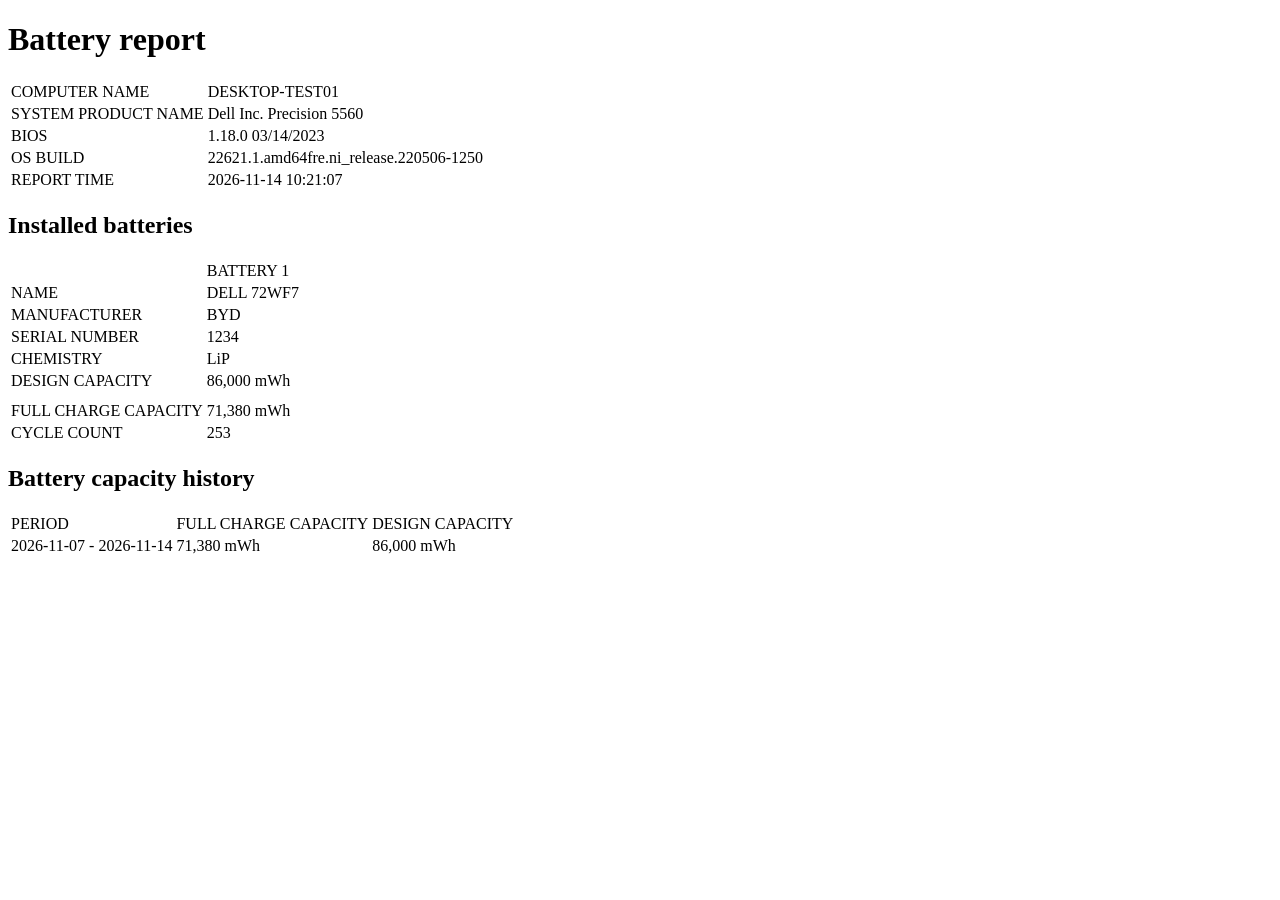
<file: tests/fixtures/battery-report.html>
<!DOCTYPE html>
<!-- Rút gọn từ tệp powercfg /batteryreport thật (Windows 11, tiếng Anh); số liệu là mẫu thử. -->
<html><head><meta charset="utf-8"><title>Battery report</title></head>
<body>
<h1>Battery report</h1>
<table>
<tr><td><span class="label">COMPUTER NAME</span></td><td>DESKTOP-TEST01</td></tr>
<tr><td><span class="label">SYSTEM PRODUCT NAME</span></td><td>Dell Inc. Precision 5560</td></tr>
<tr><td><span class="label">BIOS</span></td><td>1.18.0 03/14/2023</td></tr>
<tr><td><span class="label">OS BUILD</span></td><td>22621.1.amd64fre.ni_release.220506-1250</td></tr>
<tr><td><span class="label">REPORT TIME</span></td><td><span class="date">2026-11-14 </span><span class="time">10:21:07</span></td></tr>
</table>
<h2>Installed batteries</h2>
<table>
<thead><tr><td> </td><td>BATTERY 1</td></tr></thead>
<tr><td><span class="label">NAME</span></td><td>DELL 72WF7</td></tr>
<tr><td><span class="label">MANUFACTURER</span></td><td>BYD</td></tr>
<tr><td><span class="label">SERIAL NUMBER</span></td><td>1234</td></tr>
<tr><td><span class="label">CHEMISTRY</span></td><td>LiP</td></tr>
<tr><td><span class="label">DESIGN CAPACITY</span></td><td>86,000 mWh</td></tr>
<tr style="height:0.4em;"></tr>
<tr><td><span class="label">FULL CHARGE CAPACITY</span></td><td>71,380 mWh</td></tr>
<tr><td><span class="label">CYCLE COUNT</span></td><td>253</td></tr>
</table>
<h2>Battery capacity history</h2>
<table>
<thead><tr><td><span>PERIOD</span></td><td class="centered">FULL CHARGE CAPACITY</td><td class="centered">DESIGN CAPACITY</td></tr></thead>
<tr><td>2026-11-07 - 2026-11-14</td><td class="mw">71,380 mWh</td><td class="mw">86,000 mWh</td></tr>
</table>
</body></html>
</file>
